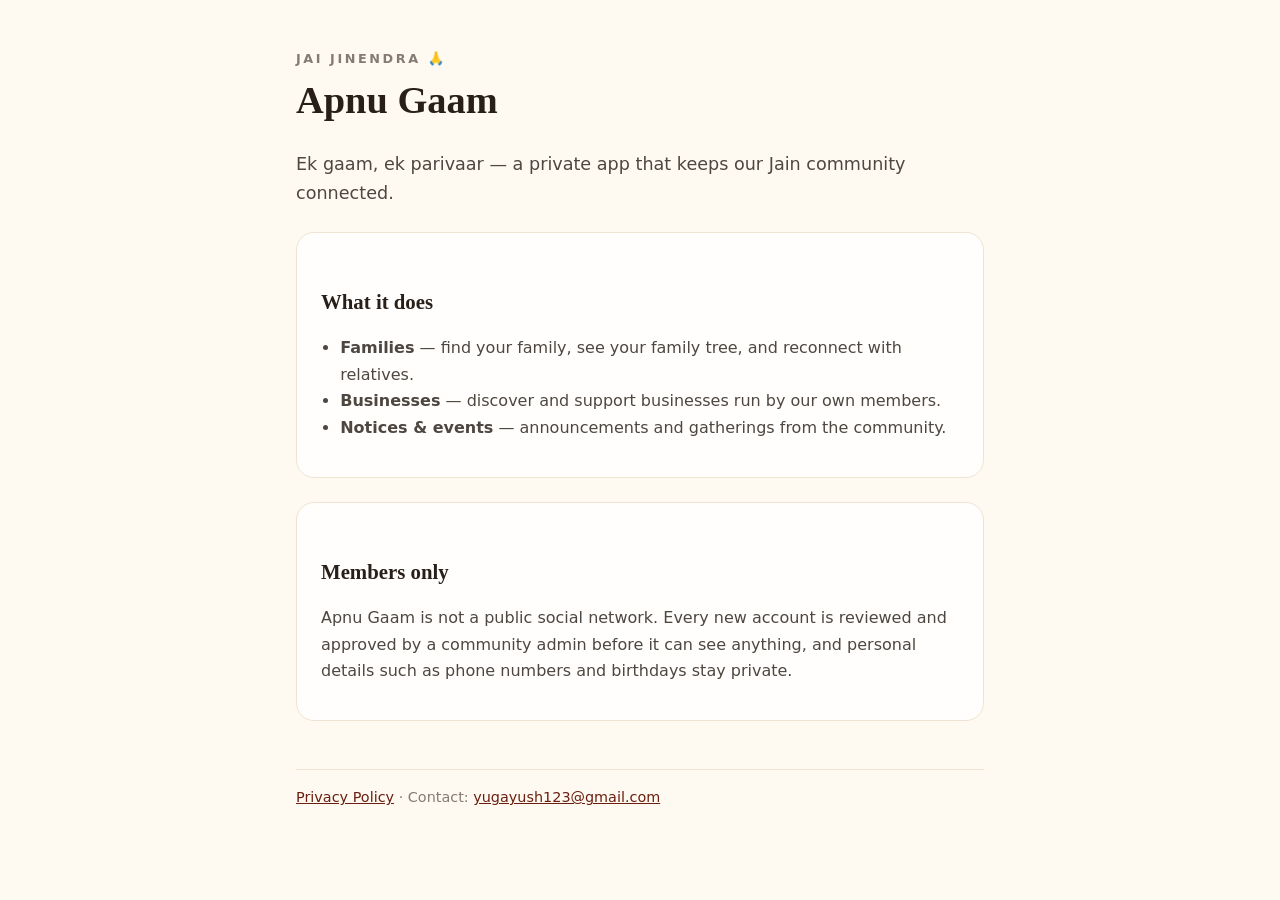
<file: index.html>
<!doctype html>
<html lang="en">
<head>
  <meta charset="utf-8">
  <meta name="viewport" content="width=device-width, initial-scale=1">
  <title>Apnu Gaam</title>
  <meta name="description" content="Apnu Gaam — a private app for our Jain community: families, local businesses, notices and events.">
  <link rel="stylesheet" href="style.css">
</head>
<body>
  <main>
    <div class="eyebrow">Jai Jinendra 🙏</div>
    <h1>Apnu Gaam</h1>
    <p class="lead">Ek gaam, ek parivaar — a private app that keeps our Jain community connected.</p>

    <div class="card">
      <h2>What it does</h2>
      <ul>
        <li><strong>Families</strong> — find your family, see your family tree, and reconnect with relatives.</li>
        <li><strong>Businesses</strong> — discover and support businesses run by our own members.</li>
        <li><strong>Notices &amp; events</strong> — announcements and gatherings from the community.</li>
      </ul>
    </div>

    <div class="card">
      <h2>Members only</h2>
      <p>Apnu Gaam is not a public social network. Every new account is reviewed and approved by a community admin before it can see anything, and personal details such as phone numbers and birthdays stay private.</p>
    </div>

    <footer>
      <a href="privacy.html">Privacy Policy</a> ·
      Contact: <a href="mailto:yugayush123@gmail.com">yugayush123@gmail.com</a>
    </footer>
  </main>
</body>
</html>
</file>
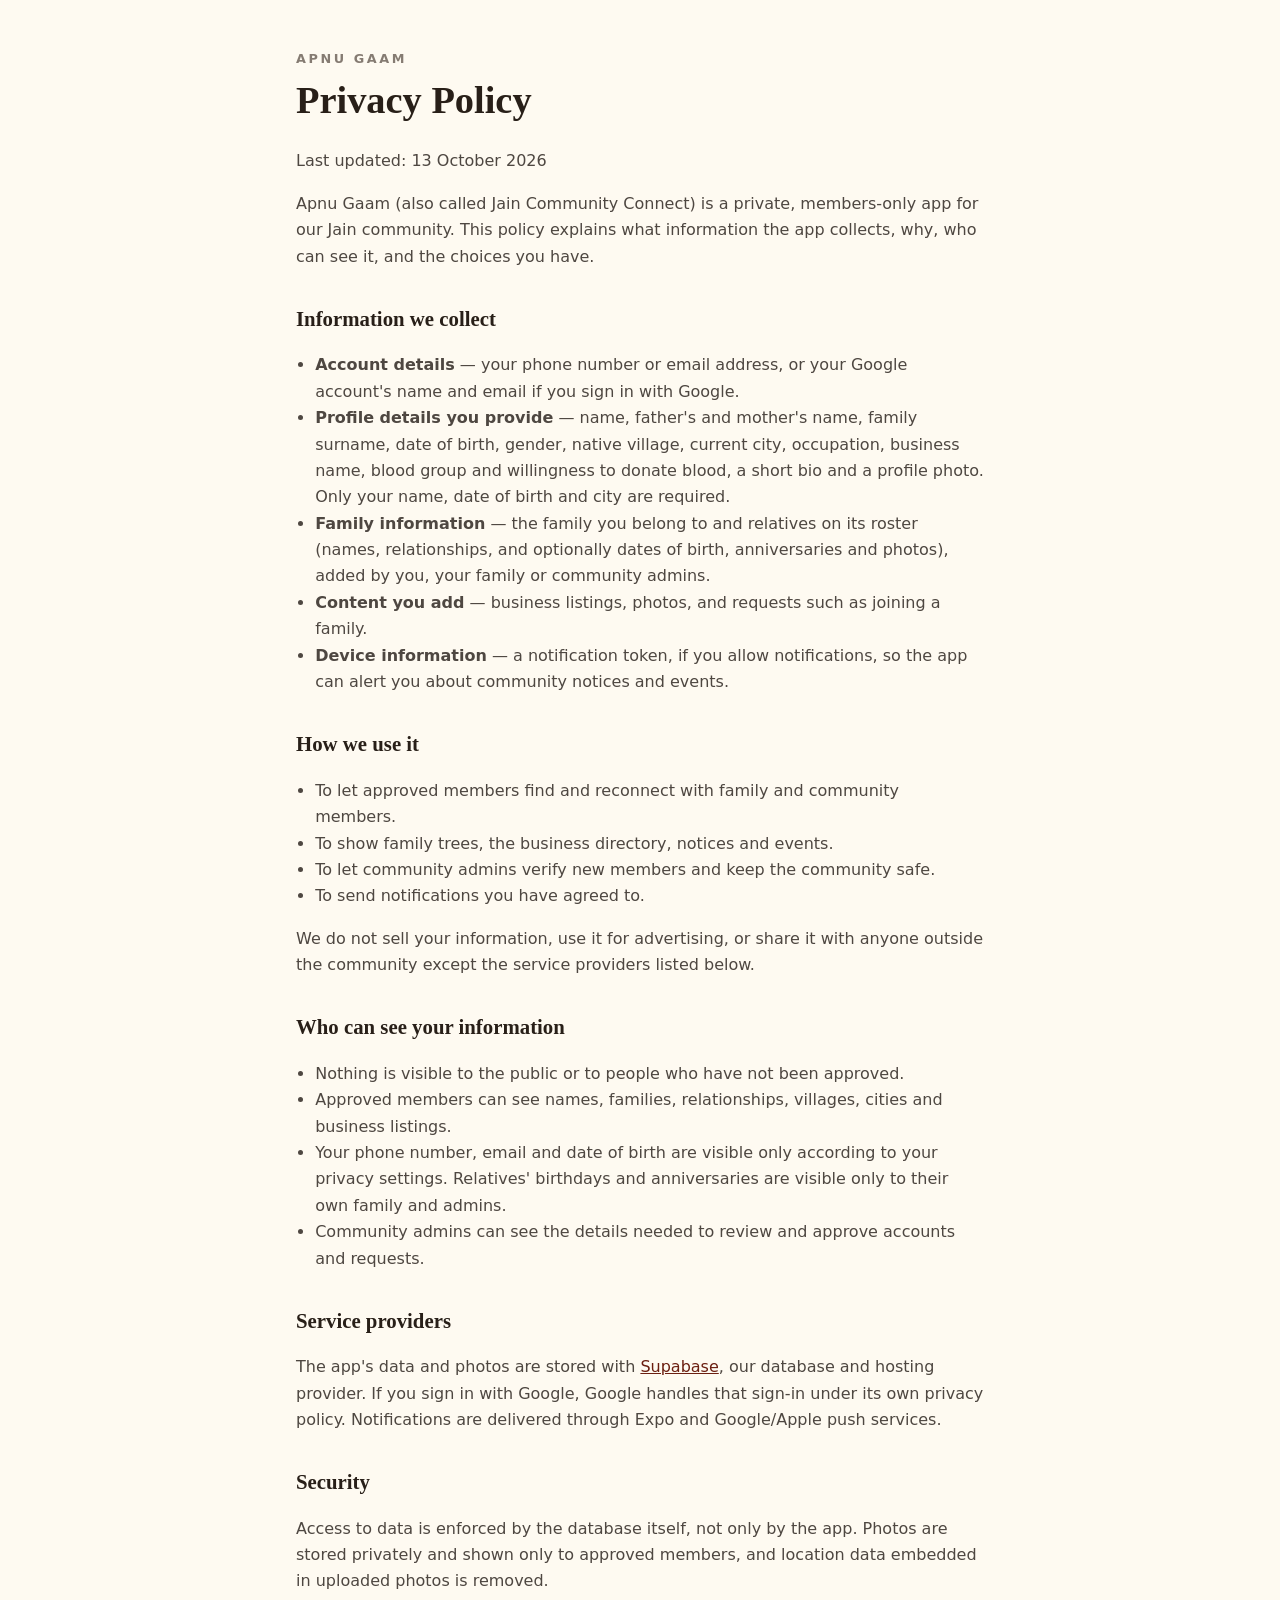
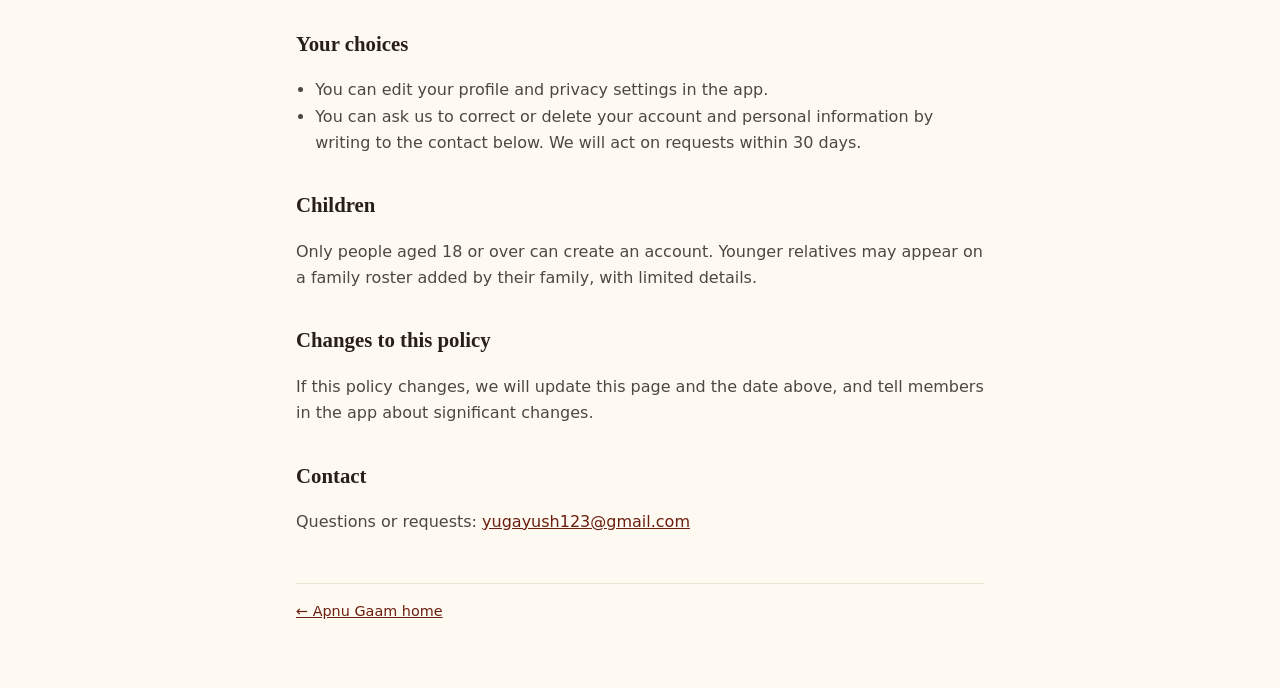
<file: privacy.html>
<!doctype html>
<html lang="en">
<head>
  <meta charset="utf-8">
  <meta name="viewport" content="width=device-width, initial-scale=1">
  <title>Privacy Policy — Apnu Gaam</title>
  <meta name="description" content="How the Apnu Gaam app collects, uses and protects members' information.">
  <link rel="stylesheet" href="style.css">
</head>
<body>
  <main>
    <div class="eyebrow">Apnu Gaam</div>
    <h1>Privacy Policy</h1>
    <p>Last updated: 13 October 2026</p>

    <p>Apnu Gaam (also called Jain Community Connect) is a private, members-only app for our Jain community. This policy explains what information the app collects, why, who can see it, and the choices you have.</p>

    <h2>Information we collect</h2>
    <ul>
      <li><strong>Account details</strong> — your phone number or email address, or your Google account's name and email if you sign in with Google.</li>
      <li><strong>Profile details you provide</strong> — name, father's and mother's name, family surname, date of birth, gender, native village, current city, occupation, business name, blood group and willingness to donate blood, a short bio and a profile photo. Only your name, date of birth and city are required.</li>
      <li><strong>Family information</strong> — the family you belong to and relatives on its roster (names, relationships, and optionally dates of birth, anniversaries and photos), added by you, your family or community admins.</li>
      <li><strong>Content you add</strong> — business listings, photos, and requests such as joining a family.</li>
      <li><strong>Device information</strong> — a notification token, if you allow notifications, so the app can alert you about community notices and events.</li>
    </ul>

    <h2>How we use it</h2>
    <ul>
      <li>To let approved members find and reconnect with family and community members.</li>
      <li>To show family trees, the business directory, notices and events.</li>
      <li>To let community admins verify new members and keep the community safe.</li>
      <li>To send notifications you have agreed to.</li>
    </ul>
    <p>We do not sell your information, use it for advertising, or share it with anyone outside the community except the service providers listed below.</p>

    <h2>Who can see your information</h2>
    <ul>
      <li>Nothing is visible to the public or to people who have not been approved.</li>
      <li>Approved members can see names, families, relationships, villages, cities and business listings.</li>
      <li>Your phone number, email and date of birth are visible only according to your privacy settings. Relatives' birthdays and anniversaries are visible only to their own family and admins.</li>
      <li>Community admins can see the details needed to review and approve accounts and requests.</li>
    </ul>

    <h2>Service providers</h2>
    <p>The app's data and photos are stored with <a href="https://supabase.com/privacy">Supabase</a>, our database and hosting provider. If you sign in with Google, Google handles that sign-in under its own privacy policy. Notifications are delivered through Expo and Google/Apple push services.</p>

    <h2>Security</h2>
    <p>Access to data is enforced by the database itself, not only by the app. Photos are stored privately and shown only to approved members, and location data embedded in uploaded photos is removed.</p>

    <h2>Your choices</h2>
    <ul>
      <li>You can edit your profile and privacy settings in the app.</li>
      <li>You can ask us to correct or delete your account and personal information by writing to the contact below. We will act on requests within 30 days.</li>
    </ul>

    <h2>Children</h2>
    <p>Only people aged 18 or over can create an account. Younger relatives may appear on a family roster added by their family, with limited details.</p>

    <h2>Changes to this policy</h2>
    <p>If this policy changes, we will update this page and the date above, and tell members in the app about significant changes.</p>

    <h2>Contact</h2>
    <p>Questions or requests: <a href="mailto:yugayush123@gmail.com">yugayush123@gmail.com</a></p>

    <footer><a href="index.html">← Apnu Gaam home</a></footer>
  </main>
</body>
</html>
</file>
<file: style.css>
:root {
  --ivory: #fefaf1;
  --cream: #f6ece0;
  --ink: #281f18;
  --body: #4e4741;
  --soft: #857b72;
  --maroon: #6b1e10;
  --divider: #efe3d2;
}
* { box-sizing: border-box; }
body {
  margin: 0;
  background: var(--ivory);
  color: var(--body);
  font: 16px/1.65 system-ui, -apple-system, "Segoe UI", Roboto, sans-serif;
}
main { max-width: 720px; margin: 0 auto; padding: 48px 16px 64px; }
h1, h2 { font-family: Georgia, "Noto Serif", serif; color: var(--ink); }
h1 { font-size: 2.4rem; margin: 0 0 4px; }
h2 { font-size: 1.3rem; margin: 2rem 0 0.5rem; }
.eyebrow { letter-spacing: 0.2em; font-size: 0.8rem; font-weight: 600; color: var(--soft); text-transform: uppercase; }
.lead { font-size: 1.1rem; }
a { color: var(--maroon); }
ul { padding-left: 1.2rem; }
.card { background: #fffefc; border: 1px solid var(--divider); border-radius: 18px; padding: 20px 24px; margin-top: 24px; }
footer { margin-top: 48px; padding-top: 16px; border-top: 1px solid var(--divider); font-size: 0.9rem; color: var(--soft); }
</file>
